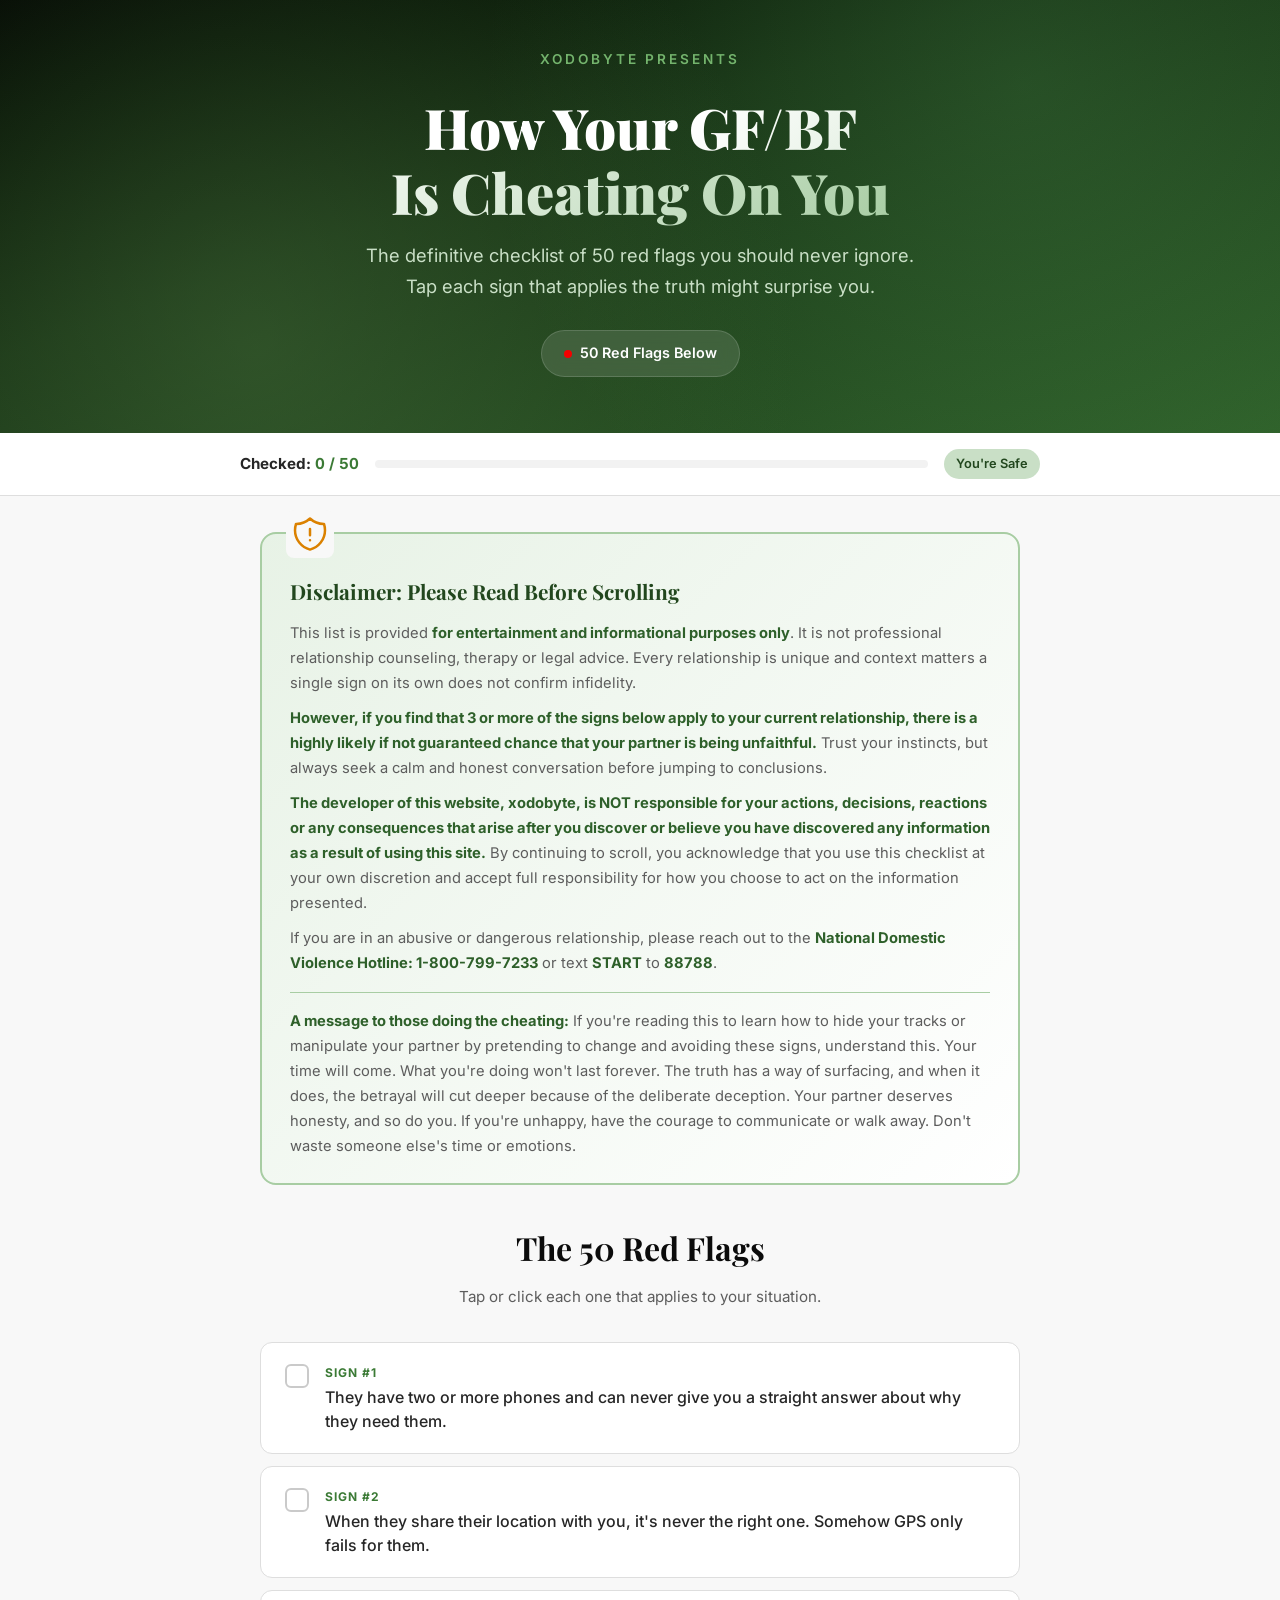
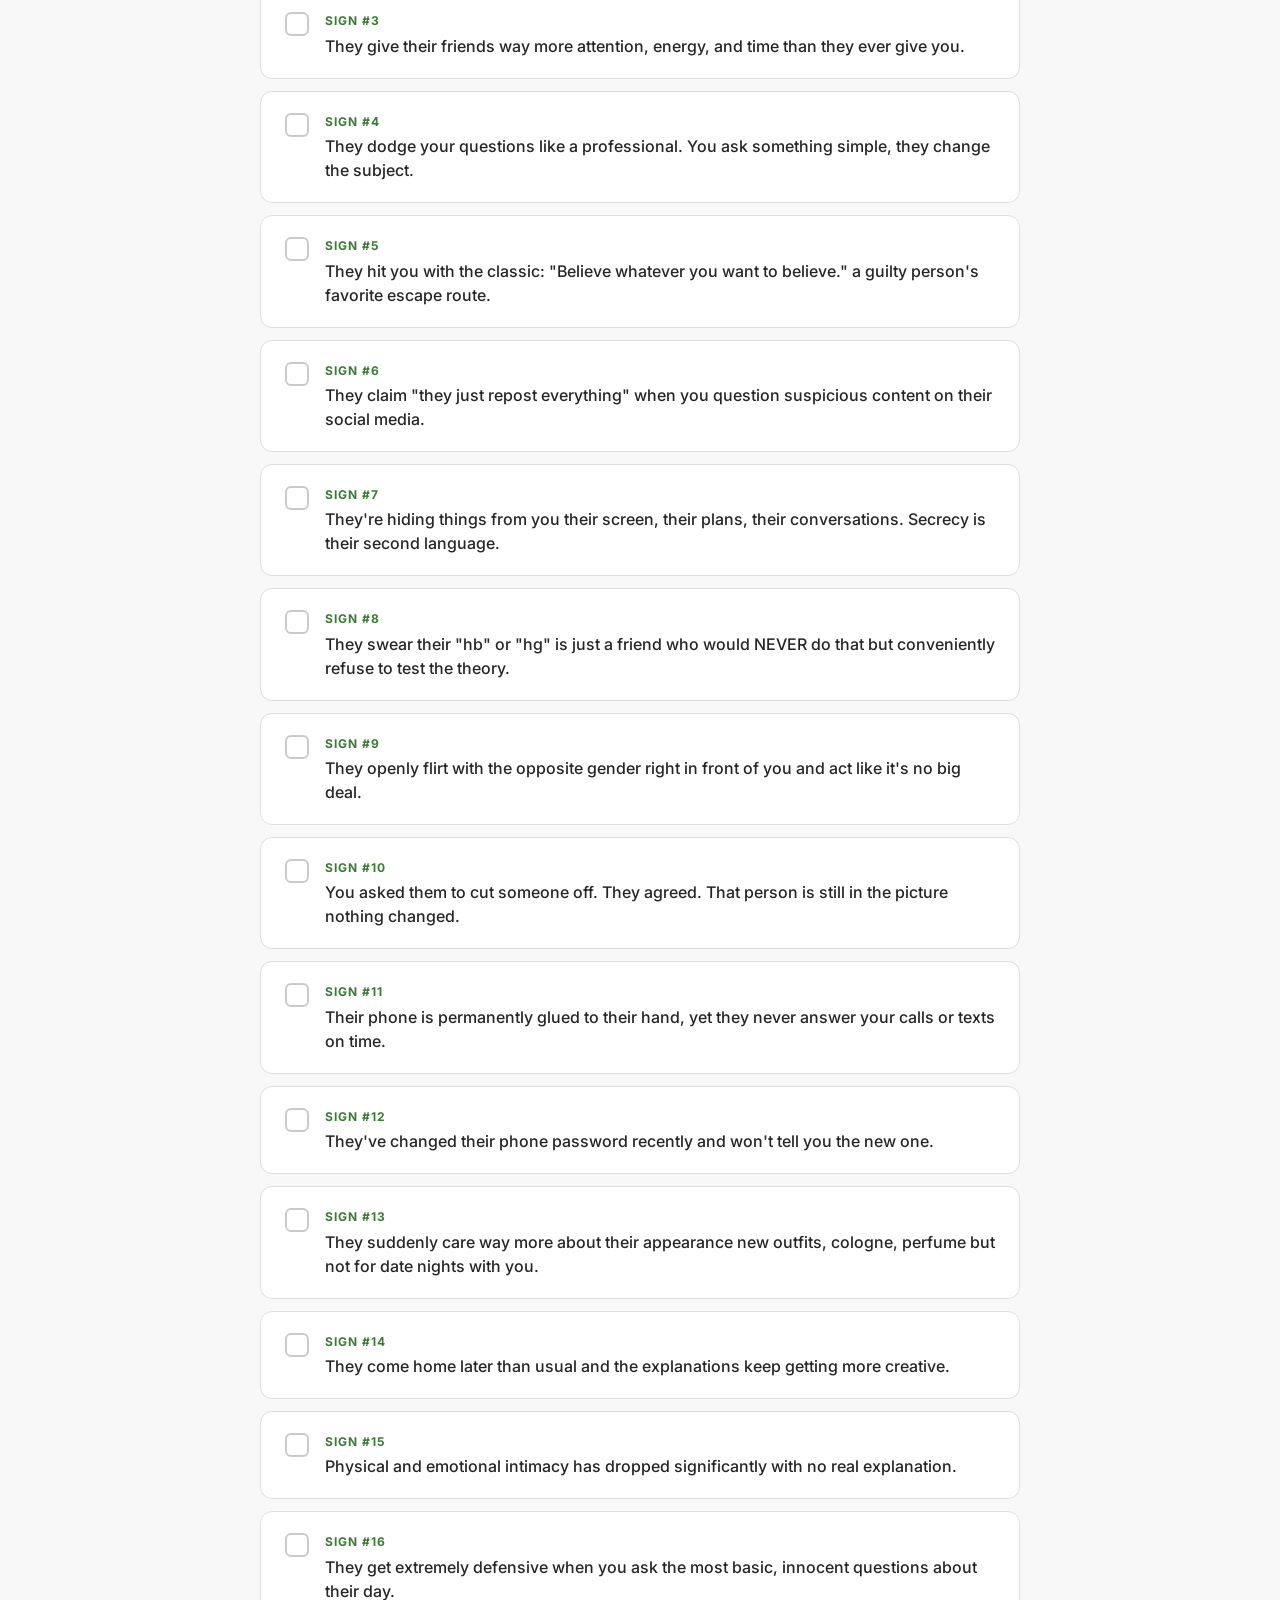
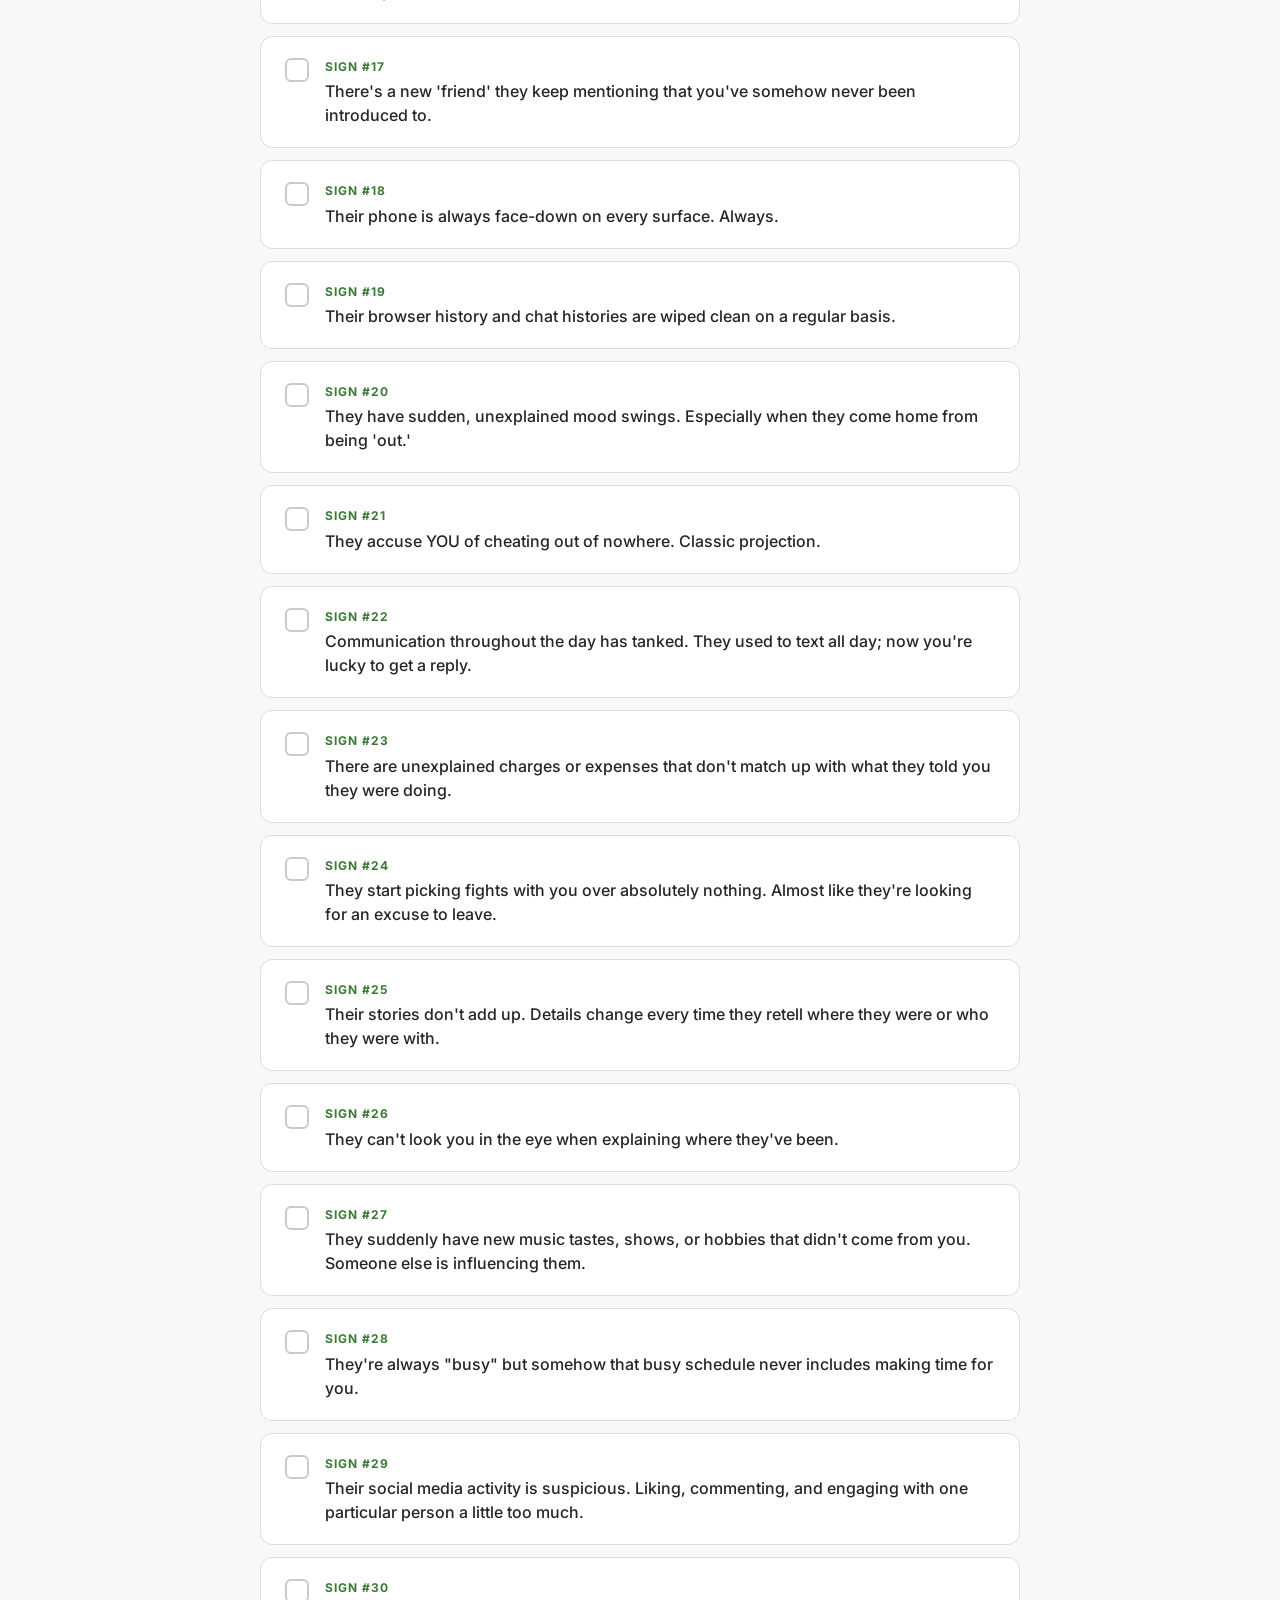
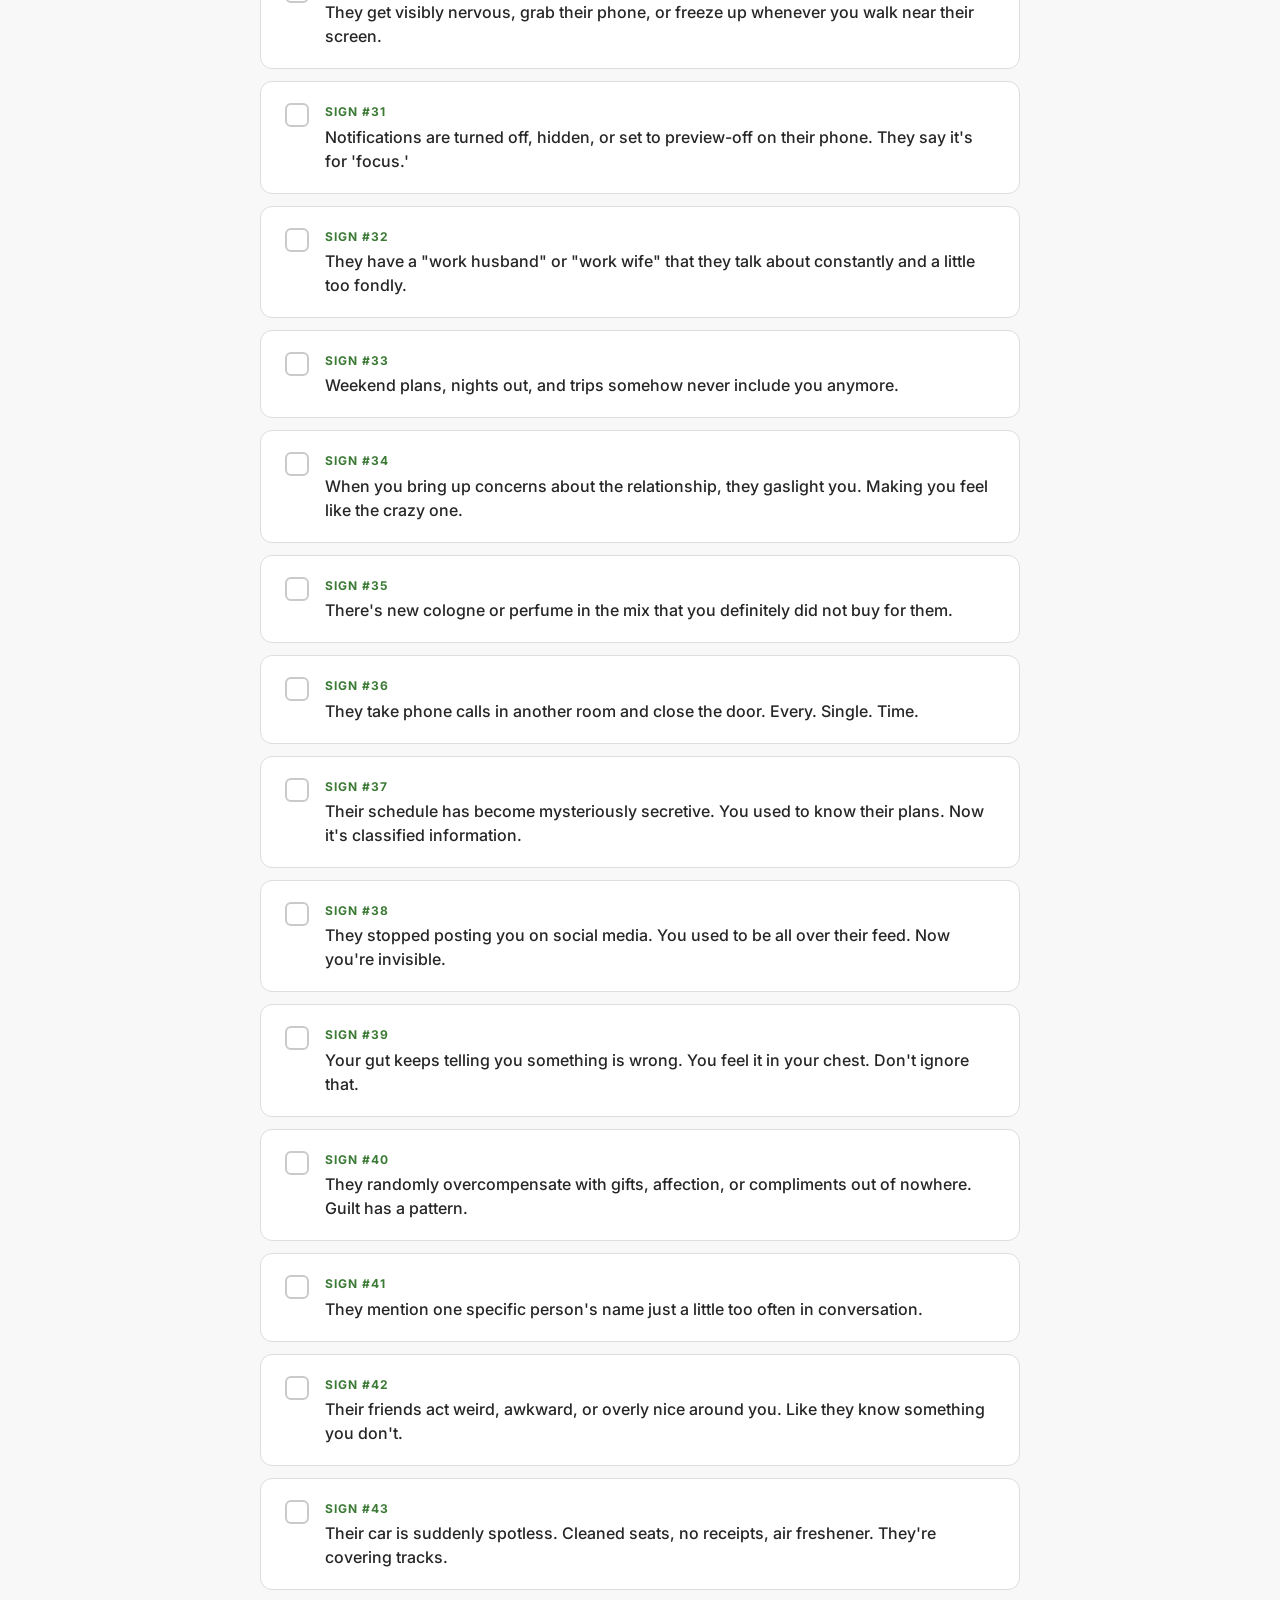
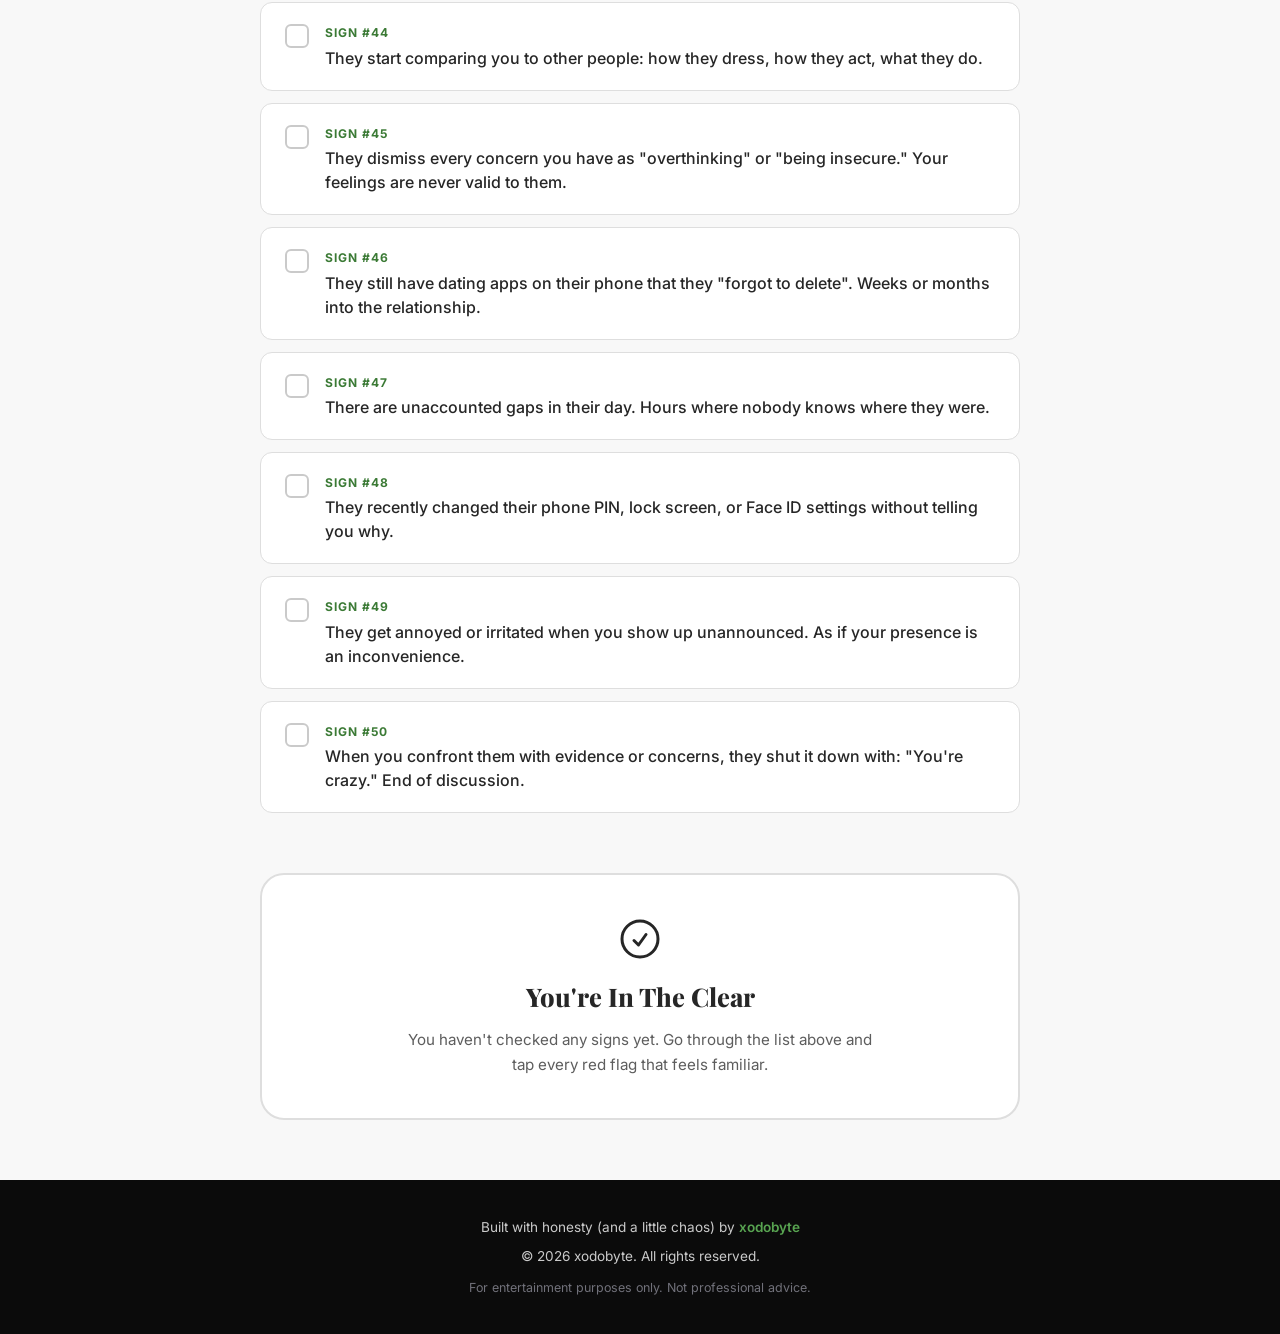
<file: index.html>
<!doctype html>
<html lang="en">
  <head>
    <meta charset="UTF-8" />
    <meta name="viewport" content="width=device-width, initial-scale=1.0" />
    <meta
      name="description"
      content="50 signs your girlfriend or boyfriend might be cheating on you. Spot the red flags before it's too late. A comprehensive guide to recognizing infidelity."
    />
    <meta
      name="keywords"
      content="cheating signs, relationship red flags, is my partner cheating, signs of infidelity, boyfriend cheating, girlfriend cheating, relationship advice"
    />
    <meta name="author" content="xodobyte" />
    <meta name="robots" content="index, follow" />
    <meta
      property="og:title"
      content="How Your GF/BF Is Cheating On You 50 Red Flags"
    />
    <meta
      property="og:description"
      content="The ultimate list of 50 signs your partner might be cheating. If 3 or more apply, it might be time to have a serious conversation."
    />
    <meta property="og:type" content="website" />
    <meta name="twitter:card" content="summary_large_image" />
    <meta
      name="twitter:title"
      content="How Your GF/BF Is Cheating On You 50 Red Flags"
    />
    <meta
      name="twitter:description"
      content="50 signs your partner might be cheating. Spot the red flags."
    />
    <title>How Your GF/BF Is Cheating On You 50 Red Flags | by xodobyte</title>
    <link rel="preconnect" href="https://fonts.googleapis.com" />
    <link rel="preconnect" href="https://fonts.gstatic.com" crossorigin />
    <link
      href="https://fonts.googleapis.com/css2?family=Inter:wght@400;500;600;700;800;900&family=Playfair+Display:wght@700;800;900&display=swap"
      rel="stylesheet"
    />
    <link rel="apple-touch-icon" sizes="180x180" href="apple-touch-icon.png" />
    <link rel="icon" type="image/png" sizes="32x32" href="favicon-32x32.png" />
    <link rel="icon" type="image/png" sizes="16x16" href="favicon-16x16.png" />
    <link rel="manifest" href="site.webmanifest" />
    <link rel="stylesheet" href="style.css" />
  </head>
  <body>
    <header role="banner">
      <p class="brand">xodobyte presents</p>
      <h1 class="hero-title">
        <span>How Your GF/BF<br />Is Cheating On You</span>
      </h1>
      <p class="hero-sub">
        The definitive checklist of 50 red flags you should never ignore. Tap
        each sign that applies the truth might surprise you.
      </p>
      <div class="counter-badge">
        <span class="dot"></span>
        <span>50 Red Flags Below</span>
      </div>
    </header>

    <div class="tracker-bar" id="trackerBar">
      <div class="tracker-inner">
        <span class="tracker-label"
          >Checked:
          <span class="tracker-count" id="trackerCount">0 / 50</span></span
        >
        <div class="tracker-meter">
          <div class="tracker-meter-fill" id="trackerFill"></div>
        </div>
        <span class="tracker-status status-safe" id="trackerStatus"
          >You're Safe</span
        >
      </div>
    </div>

    <section class="container" aria-label="Disclaimer">
      <div class="disclaimer">
        <svg
          class="disclaimer-icon"
          xmlns="http://www.w3.org/2000/svg"
          fill="none"
          viewBox="0 0 24 24"
          stroke-width="1.5"
          stroke="currentColor"
        >
          <path
            stroke-linecap="round"
            stroke-linejoin="round"
            d="M12 9v3.75m0-10.036A11.959 11.959 0 0 1 3.598 6 11.99 11.99 0 0 0 3 9.75c0 5.592 3.824 10.29 9 11.622 5.176-1.332 9-6.03 9-11.622 0-1.31-.21-2.57-.598-3.75h-.152c-3.196 0-6.1-1.25-8.25-3.286Zm0 13.036h.008v.008H12v-.008Z"
          />
        </svg>
        <h2>Disclaimer: Please Read Before Scrolling</h2>
        <p>
          This list is provided
          <strong>for entertainment and informational purposes only</strong>. It
          is not professional relationship counseling, therapy or legal advice.
          Every relationship is unique and context matters a single sign on its
          own does not confirm infidelity.
        </p>
        <p>
          <strong
            >However, if you find that 3 or more of the signs below apply to
            your current relationship, there is a highly likely if not
            guaranteed chance that your partner is being unfaithful.</strong
          >
          Trust your instincts, but always seek a calm and honest conversation
          before jumping to conclusions.
        </p>
        <p>
          <strong
            >The developer of this website, xodobyte, is NOT responsible for
            your actions, decisions, reactions or any consequences that arise
            after you discover or believe you have discovered any information as
            a result of using this site.</strong
          >
          By continuing to scroll, you acknowledge that you use this checklist
          at your own discretion and accept full responsibility for how you
          choose to act on the information presented.
        </p>
        <p>
          If you are in an abusive or dangerous relationship, please reach out
          to the
          <strong>National Domestic Violence Hotline: 1-800-799-7233</strong> or
          text <strong>START</strong> to <strong>88788</strong>.
        </p>
        <p
          style="
            margin-top: 16px;
            padding-top: 16px;
            border-top: 1px solid var(--fern-200);
          "
        >
          <strong>A message to those doing the cheating:</strong> If you're
          reading this to learn how to hide your tracks or manipulate your
          partner by pretending to change and avoiding these signs, understand
          this. Your time will come. What you're doing won't last forever. The
          truth has a way of surfacing, and when it does, the betrayal will cut
          deeper because of the deliberate deception. Your partner deserves
          honesty, and so do you. If you're unhappy, have the courage to
          communicate or walk away. Don't waste someone else's time or emotions.
        </p>
      </div>
    </section>

    <main class="signs-section" aria-label="50 Signs">
      <h2 class="section-heading">The 50 Red Flags</h2>
      <p class="section-sub">
        Tap or click each one that applies to your situation.
      </p>

      <div id="signsList"></div>
    </main>

    <section class="container" aria-label="Your Result">
      <div class="result-panel" id="resultPanel">
        <div class="result-emoji" id="resultEmoji">
          <svg
            xmlns="http://www.w3.org/2000/svg"
            fill="none"
            viewBox="0 0 24 24"
            stroke-width="1.5"
            stroke="currentColor"
            class="status-icon"
          >
            <path
              stroke-linecap="round"
              stroke-linejoin="round"
              d="M9 12.75 11.25 15 15 9.75M21 12a9 9 0 1 1-18 0 9 9 0 0 1 18 0Z"
            />
          </svg>
        </div>
        <h2 class="result-title" id="resultTitle">You're In The Clear</h2>
        <p class="result-desc" id="resultDesc">
          You haven't checked any signs yet. Go through the list above and tap
          every red flag that feels familiar.
        </p>
      </div>
    </section>

    <footer role="contentinfo">
      <p>
        Built with honesty (and a little chaos) by
        <span class="dev-credit">xodobyte</span>
      </p>
      <p>&copy; 2026 xodobyte. All rights reserved.</p>
      <p style="margin-top: 8px; font-size: 0.78rem; color: #71717a">
        For entertainment purposes only. Not professional advice.
      </p>
    </footer>

    <button class="scroll-top" id="scrollTopBtn" aria-label="Scroll to top">
      &#8593;
    </button>

    <script defer src="main.js"></script>
  </body>
</html>
</file>
<file: style.css>
*,
*::before,
*::after {
  margin: 0;
  padding: 0;
  box-sizing: border-box;
}

:root {
  --primary: oklch(0.62 0.15 142);

  --bg-dark: oklch(0.15 0 0);
  --bg: oklch(0.98 0 0);
  --bg-light: oklch(1 0 0);

  --text: oklch(0.16 0 0);
  --text-muted: oklch(0.55 0 0);

  --fern-50: oklch(0.95 0.02 142);
  --fern-100: oklch(0.88 0.04 142);
  --fern-200: oklch(0.81 0.07 142);
  --fern-300: oklch(0.71 0.12 142);
  --fern-400: oklch(0.65 0.14 142);
  --fern-500: oklch(0.52 0.12 142);
  --fern-600: oklch(0.44 0.1 142);
  --fern-700: oklch(0.36 0.08 142);
  --fern-800: oklch(0.28 0.06 142);
  --fern-900: oklch(0.21 0.04 142);
  --fern-950: oklch(0.12 0.02 142);

  --surface-0: oklch(1 0 0);
  --surface-50: oklch(0.98 0 0);
  --surface-100: oklch(0.96 0 0);
  --surface-200: oklch(0.9 0 0);
  --surface-300: oklch(0.84 0 0);
  --surface-700: oklch(0.48 0 0);
  --surface-800: oklch(0.27 0 0);
  --surface-900: oklch(0.15 0 0);
  --surface-950: oklch(0.08 0 0);

  --red-500: oklch(0.6 0.26 29);
  --red-100: oklch(0.92 0.08 29);
  --amber-500: oklch(0.68 0.21 79);
  --amber-100: oklch(0.94 0.06 79);

  --font-sans: "Inter", -apple-system, BlinkMacSystemFont, sans-serif;
  --font-serif: "Playfair Display", Georgia, serif;

  --radius-sm: 8px;
  --radius-md: 12px;
  --radius-lg: 16px;
  --radius-xl: 24px;

  --shadow-sm:
    inset 0 1px 3px rgba(255, 255, 255, 0.3), 0 1px 2px rgba(0, 0, 0, 0.3),
    0 2px 3px rgba(0, 0, 0, 0.2);
  --shadow-md:
    inset 0 1px 2px rgba(255, 255, 255, 0.5), 0 2px 4px rgba(0, 0, 0, 0.3),
    0 4px 8px rgba(0, 0, 0, 0.15);
  --shadow-lg:
    inset 0 1px 2px rgba(255, 255, 255, 0.7), 0 4px 6px rgba(0, 0, 0, 0.3),
    0 6px 10px rgba(0, 0, 0, 0.15);
  --shadow-xl:
    inset 0 1px 2px rgba(255, 255, 255, 0.7), 0 4px 6px rgba(0, 0, 0, 0.3),
    0 6px 10px rgba(0, 0, 0, 0.15);
}

html {
  scroll-behavior: smooth;
  font-size: 16px;
}

body {
  font-family: var(--font-sans);
  background: var(--surface-50);
  color: var(--surface-800);
  line-height: 1.7;
  -webkit-font-smoothing: antialiased;
}

::selection {
  background: var(--fern-200);
  color: var(--fern-900);
}

img {
  max-width: 100%;
  display: block;
}
a {
  color: var(--fern-500);
  text-decoration: none;
}
a:hover {
  color: var(--fern-600);
}

.container {
  width: 100%;
  max-width: 800px;
  margin: 0 auto;
  padding: 0 20px;
}

header {
  background: linear-gradient(
    160deg,
    var(--fern-950) 0%,
    var(--fern-800) 40%,
    var(--fern-600) 100%
  );
  color: #fff;
  text-align: center;
  padding: 48px 20px 56px;
  position: relative;
  overflow: hidden;
}

header::before {
  content: "";
  position: absolute;
  inset: 0;
  background:
    radial-gradient(
      circle at 20% 80%,
      rgba(79, 121, 66, 0.4) 0%,
      transparent 50%
    ),
    radial-gradient(
      circle at 80% 20%,
      rgba(90, 170, 96, 0.2) 0%,
      transparent 50%
    );
  pointer-events: none;
}

.brand {
  font-family: var(--font-sans);
  font-weight: 600;
  font-size: 0.85rem;
  letter-spacing: 3px;
  text-transform: uppercase;
  color: var(--fern-300);
  margin-bottom: 24px;
  position: relative;
}

.hero-title {
  font-family: var(--font-serif);
  font-weight: 900;
  font-size: clamp(2rem, 6vw, 3.5rem);
  line-height: 1.15;
  margin-bottom: 16px;
  position: relative;
}

.hero-title span {
  background: linear-gradient(135deg, #fff 30%, var(--fern-200));
  -webkit-background-clip: text;
  -webkit-text-fill-color: transparent;
  background-clip: text;
}

.hero-sub {
  font-size: clamp(0.95rem, 2.5vw, 1.15rem);
  color: var(--fern-100);
  max-width: 560px;
  margin: 0 auto 28px;
  position: relative;
  font-weight: 400;
}

.counter-badge {
  display: inline-flex;
  align-items: center;
  gap: 8px;
  background: rgba(255, 255, 255, 0.12);
  backdrop-filter: blur(8px);
  border: 1px solid rgba(255, 255, 255, 0.15);
  padding: 10px 22px;
  border-radius: 100px;
  font-size: 0.9rem;
  font-weight: 600;
  color: #fff;
  position: relative;
}

.counter-badge .dot {
  width: 8px;
  height: 8px;
  background: var(--red-500);
  border-radius: 50%;
  animation: pulse-dot 2s infinite;
}

@keyframes pulse-dot {
  0%,
  100% {
    opacity: 1;
    transform: scale(1);
  }
  50% {
    opacity: 0.5;
    transform: scale(1.4);
  }
}

.tracker-bar {
  background: var(--surface-0);
  border-bottom: 1px solid var(--surface-200);
  padding: 16px 20px;
  position: sticky;
  top: 0;
  z-index: 100;
  transition: box-shadow 0.3s;
}

.tracker-bar.scrolled {
  box-shadow: var(--shadow-md);
}

.tracker-inner {
  max-width: 800px;
  margin: 0 auto;
  display: flex;
  align-items: center;
  justify-content: space-between;
  gap: 16px;
  flex-wrap: wrap;
}

.tracker-label {
  font-weight: 700;
  font-size: 0.95rem;
  color: var(--surface-800);
}

.tracker-count {
  font-variant-numeric: tabular-nums;
  color: var(--fern-500);
}

.tracker-meter {
  flex: 1;
  min-width: 120px;
  height: 8px;
  background: var(--surface-100);
  border-radius: 100px;
  overflow: hidden;
}

.tracker-meter-fill {
  height: 100%;
  width: 0%;
  border-radius: 100px;
  background: var(--fern-500);
  transition:
    width 0.4s ease,
    background 0.4s ease;
}

.tracker-meter-fill.warning {
  background: var(--amber-500);
}
.tracker-meter-fill.danger {
  background: var(--red-500);
}

.tracker-status {
  font-size: 0.8rem;
  font-weight: 600;
  padding: 4px 12px;
  border-radius: 100px;
  white-space: nowrap;
  display: inline-flex;
  align-items: center;
  gap: 6px;
}

.tracker-icon {
  width: 1rem;
  height: 1rem;
  display: inline;
  color: currentColor;
}

.status-safe {
  background: var(--fern-100);
  color: var(--fern-700);
}
.status-warning {
  background: var(--amber-100);
  color: #92400e;
}
.status-danger {
  background: var(--red-100);
  color: #991b1b;
  animation: pulse-status 1.5s infinite;
}

@keyframes pulse-status {
  0%,
  100% {
    opacity: 1;
  }
  50% {
    opacity: 0.7;
  }
}

.disclaimer {
  background: linear-gradient(135deg, var(--fern-50), #fff);
  border: 2px solid var(--fern-200);
  border-radius: var(--radius-lg);
  padding: 28px 28px 24px;
  margin: 36px auto;
  max-width: 800px;
  position: relative;
}

.disclaimer-icon {
  width: 48px;
  height: 48px;
  color: var(--amber-500);
  position: absolute;
  top: -24px;
  left: 24px;
  background: var(--surface-50);
  padding: 4px;
  border-radius: 8px;
}

.disclaimer h2 {
  font-family: var(--font-serif);
  font-size: 1.3rem;
  color: var(--fern-700);
  margin-bottom: 12px;
  margin-top: 12px;
}

.disclaimer p {
  font-size: 0.92rem;
  color: var(--surface-700);
  margin-bottom: 10px;
}

.disclaimer p:last-child {
  margin-bottom: 0;
}

.disclaimer strong {
  color: var(--fern-600);
}

.signs-section {
  max-width: 800px;
  margin: 0 auto 60px;
  padding: 0 20px;
}

.section-heading {
  font-family: var(--font-serif);
  font-size: clamp(1.5rem, 4vw, 2rem);
  color: var(--surface-900);
  text-align: center;
  margin-bottom: 8px;
}

.section-sub {
  text-align: center;
  color: var(--surface-700);
  font-size: 0.95rem;
  margin-bottom: 32px;
}

.sign-card {
  background: var(--surface-0);
  border: 1px solid var(--surface-200);
  border-radius: var(--radius-md);
  padding: 20px 24px;
  margin-bottom: 12px;
  display: flex;
  align-items: flex-start;
  gap: 16px;
  cursor: pointer;
  transition: all 0.25s ease;
  user-select: none;
  position: relative;
  overflow: hidden;
}

.sign-card::before {
  content: "";
  position: absolute;
  left: 0;
  top: 0;
  bottom: 0;
  width: 4px;
  background: transparent;
  transition: background 0.25s;
}

.sign-card:hover {
  border-color: var(--fern-300);
  box-shadow: var(--shadow-sm);
  transform: translateY(-1px);
}

.sign-card.checked {
  background: var(--fern-50);
  border-color: var(--fern-300);
}

.sign-card.checked::before {
  background: var(--fern-500);
}

.sign-checkbox {
  flex-shrink: 0;
  width: 24px;
  height: 24px;
  border: 2px solid var(--surface-300);
  border-radius: 6px;
  display: flex;
  align-items: center;
  justify-content: center;
  transition: all 0.2s;
  margin-top: 1px;
}

.sign-card.checked .sign-checkbox {
  background: var(--fern-500);
  border-color: var(--fern-500);
}

.sign-checkbox svg {
  width: 14px;
  height: 14px;
  stroke: #fff;
  stroke-width: 3;
  fill: none;
  opacity: 0;
  transform: scale(0.5);
  transition: all 0.2s;
}

.sign-card.checked .sign-checkbox svg {
  opacity: 1;
  transform: scale(1);
}

.sign-content {
  flex: 1;
}

.sign-number {
  font-size: 0.75rem;
  font-weight: 700;
  color: var(--fern-500);
  letter-spacing: 1px;
  text-transform: uppercase;
  margin-bottom: 2px;
}

.sign-text {
  font-size: 1rem;
  font-weight: 500;
  color: var(--surface-800);
  line-height: 1.5;
}

.sign-card.checked .sign-text {
  color: var(--fern-800);
}

.result-panel {
  background: var(--surface-0);
  border: 2px solid var(--surface-200);
  border-radius: var(--radius-xl);
  padding: 40px 32px;
  text-align: center;
  margin: 40px auto 60px;
  max-width: 800px;
  transition: all 0.4s;
}

.result-panel.danger-mode {
  border-color: var(--red-500);
  background: linear-gradient(135deg, #fff 60%, var(--red-100));
}

.result-panel.warning-mode {
  border-color: var(--amber-500);
  background: linear-gradient(135deg, #fff 60%, var(--amber-100));
}

.result-emoji {
  margin-bottom: 12px;
}

.status-icon {
  width: 3rem;
  height: 3rem;
  display: block;
  margin: 0 auto 12px;
  color: inherit;
}

.result-emoji.icon-shield.icon-safe {
  color: var(--fern-500);
}

.result-emoji.icon-shield.icon-warning {
  color: var(--amber-500);
}

.result-emoji.icon-shield.icon-danger,
.result-emoji.icon-flag.icon-danger,
.result-emoji.icon-heart.icon-danger {
  color: var(--red-500);
}

.result-title {
  font-family: var(--font-serif);
  font-size: 1.6rem;
  font-weight: 800;
  margin-bottom: 8px;
}

.result-desc {
  color: var(--surface-700);
  font-size: 0.95rem;
  max-width: 480px;
  margin: 0 auto;
}

footer {
  background: var(--surface-900);
  color: var(--surface-300);
  text-align: center;
  padding: 36px 20px;
  font-size: 0.85rem;
}

footer .dev-credit {
  color: var(--fern-400);
  font-weight: 600;
}

footer p {
  margin-bottom: 6px;
}
footer p:last-child {
  margin-bottom: 0;
}

.scroll-top {
  position: fixed;
  bottom: 24px;
  right: 24px;
  width: 48px;
  height: 48px;
  background: var(--fern-500);
  color: #fff;
  border: none;
  border-radius: 50%;
  font-size: 1.2rem;
  cursor: pointer;
  opacity: 0;
  pointer-events: none;
  transform: translateY(12px);
  transition: all 0.3s;
  box-shadow: var(--shadow-lg);
  z-index: 50;
  display: flex;
  align-items: center;
  justify-content: center;
}

.scroll-top.visible {
  opacity: 1;
  pointer-events: all;
  transform: translateY(0);
}

.scroll-top:hover {
  background: var(--fern-600);
  transform: translateY(-2px);
}

@media (max-width: 640px) {
  header {
    padding: 36px 16px 44px;
  }
  .disclaimer {
    padding: 22px 20px 18px;
    margin: 28px 16px;
  }
  .signs-section {
    padding: 0 16px;
  }
  .sign-card {
    padding: 16px 16px;
    gap: 12px;
  }
  .tracker-inner {
    gap: 10px;
  }
  .tracker-label {
    font-size: 0.85rem;
  }
  .result-panel {
    padding: 32px 20px;
    margin: 32px 16px 48px;
  }
}

@media (max-width: 380px) {
  .hero-title {
    font-size: 1.7rem;
  }
  .sign-text {
    font-size: 0.93rem;
  }
}
</file>
